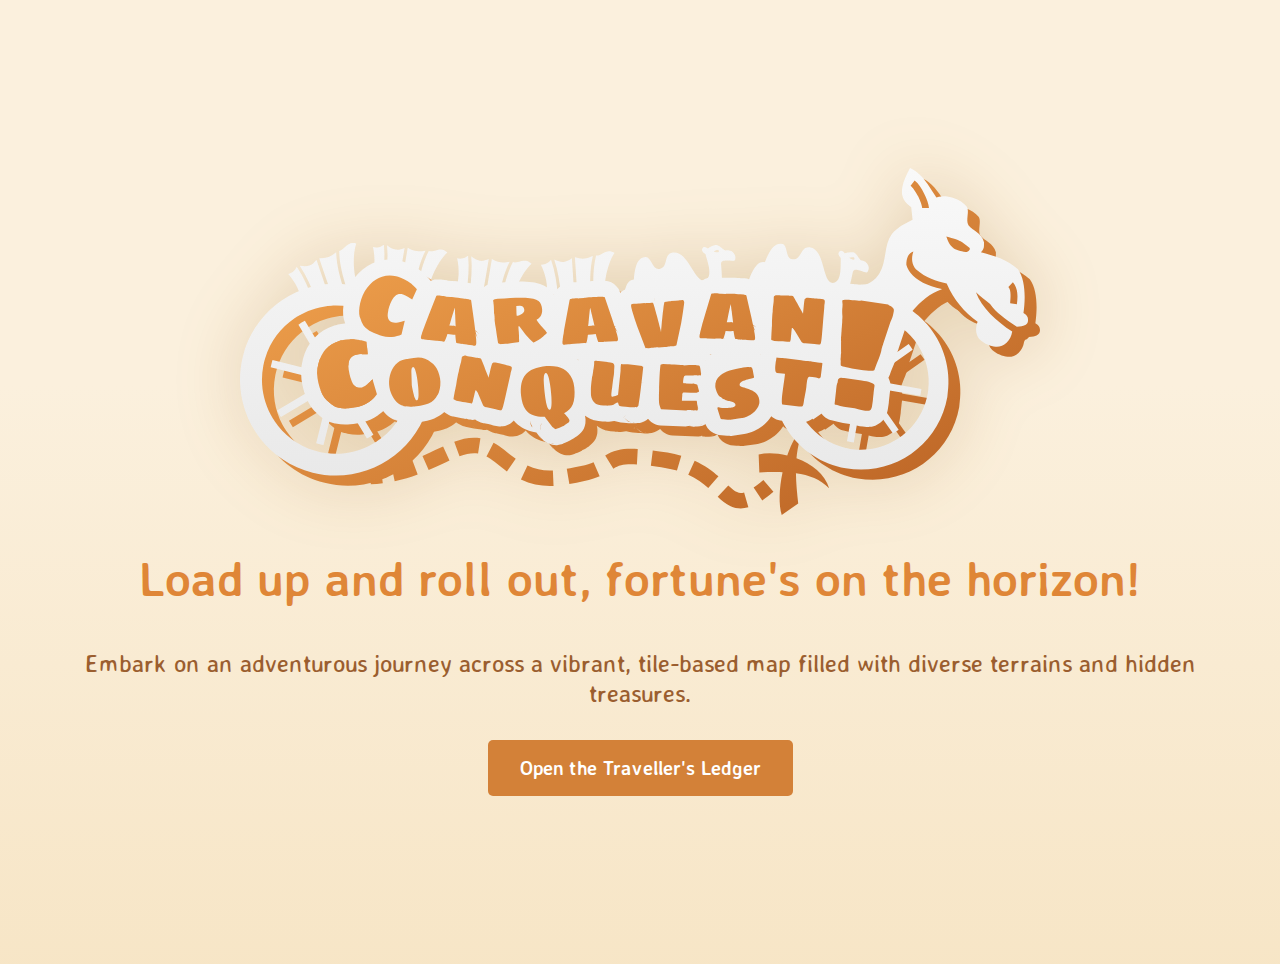
<file: index.html>
<!DOCTYPE html>
<html lang="en">
<head>
  <meta charset="UTF-8">
  <meta name="viewport" content="width=device-width, initial-scale=1.0">
  <title>Caravan Conquest</title>
  <link rel="stylesheet" href="./assets/web_styles/global.css">
  <link rel="icon" href="./favicon.ico">
  <style>
    .container {
      display: flex;
      flex-direction: column;
      justify-content: center;
      align-items: center;
      height: 100vh;
      text-align: center;
    } 
    h1 {
      font-size: 3rem;
      margin-bottom: 1rem;
    }
    p {
      font-size: 1.5rem;
      margin-bottom: 2rem;
    } 
  </style>
</head>
<body>
  <div class="container">
    <div class="logo">
      <img src="./assets/images/logo/caravan_conquest_logo_orange.svg" alt="Caravan Conquest">
    </div>
    <h1>Load up and roll out, fortune's on the horizon!</h1>
    <p>Embark on an adventurous journey across a vibrant, tile-based map filled with diverse terrains and hidden treasures.</p>
    <a class="button" href="./ledger/">Open the Traveller's Ledger</a>
  </div>
</body>
</html>
</file>
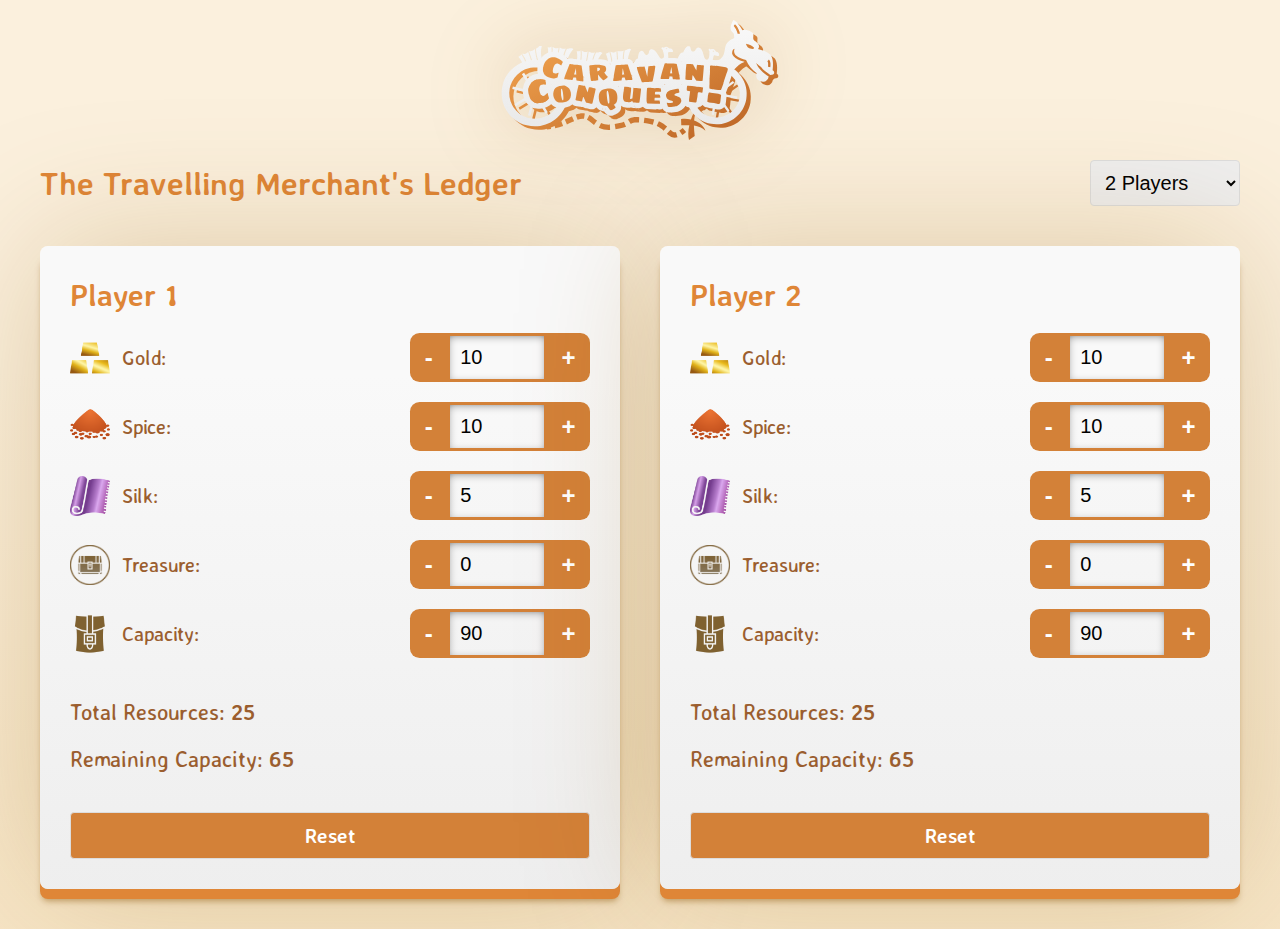
<file: ledger/index.html>
<!DOCTYPE html>
<html lang="en">
<head>
    <meta charset="UTF-8">
    <meta name="viewport" content="width=device-width, initial-scale=1.0">
    <title>Merchant's Ledger</title>
    <link rel="stylesheet" href="../assets/web_styles/global.css">
    <link rel="stylesheet" href="../assets/web_styles/ledger.css">
    <link rel="icon" href="../favicon.ico">
</head>
<body>
    <header>
    <nav>
        <a class="logo" href="../">
            <img src="../assets/images/logo/caravan_conquest_logo_orange.svg" alt="Caravan Conquest">
        </a>
    </nav>
    </header>

    <div class="container">
        <div class="header">
            <h1>The Travelling Merchant's Ledger</h1>
            <select id="playerCount" class="player-select">
                <option value="1">1 Player</option>
                <option value="2" selected>2 Players</option>
                <option value="3">3 Players</option>
                <option value="4">4 Players</option>
                <option value="5">5 Players</option>
                <option value="6">6 Players</option>
                <option value="7">7 Players</option>
                <option value="8">8 Players</option>
            </select>
        </div>
        <div id="playersContainer" class="players-container">
            <!-- Player cards will be inserted here -->
        </div>
    </div>

    <script>
        const initialStats = {
            gold: 10,
            spice: 10,
            silk: 5,
            treasure: 0,
            capacity: 90,
        };

        class PlayerCard {
            constructor(playerNumber) {
                this.playerNumber = playerNumber;
                this.resources = {
                    gold: initialStats.gold,
                    spice: initialStats.spice,
                    silk: initialStats.silk,
                    treasure: initialStats.treasure,
                    capacity: initialStats.capacity,
                };
            }

            calculateTotals() {
                const total = this.resources.gold + this.resources.spice + this.resources.silk + this.resources.treasure;
                const remaining = this.resources.capacity - total;
                return { total, remaining };
            }

            createHTML() {
                const card = document.createElement('div');
                card.className = 'player-card';
                card.innerHTML = `
                    <h2 class="player-title">Player ${this.playerNumber}</h2>
                    <div class="player-content">
                        <div class="resource-inputs">
                            <div class="input-group">
                                <label>
                                    <img src="../assets/images/resources/gold/gold_001.png" alt="gold">
                                    Gold:
                                </label>
                                <div class="input">
                                    <button class="button decrement">-</button>
                                    <input type="number" class="gold" value="${this.resources.gold}" min="0">
                                    <button class="button increment">+</button>
                                </div>
                            </div>
                            <div class="input-group">
                                <label>
                                    <img src="../assets/images/resources/spice/spice_001.png" alt="spice">
                                    Spice:
                                </label>
                                <div class="input">
                                    <button class="button decrement">-</button>
                                    <input type="number" class="spice" value="${this.resources.spice}" min="0">
                                    <button class="button increment">+</button>
                                </div>
                            </div>
                            <div class="input-group">
                                <label>
                                    <img src="../assets/images/resources/silk/silk_001.png" alt="silk">
                                    Silk:
                                </label>
                                <div class="input">
                                    <button class="button decrement">-</button>
                                    <input type="number" class="silk" value="${this.resources.silk}" min="0">
                                    <button class="button increment">+</button>
                                </div>
                            </div>
                            <div class="input-group">
                                <label>
                                    <img src="../assets/images/treasure/chest.png" alt="treasure">
                                    Treasure:
                                </label>
                                <div class="input">
                                    <button class="button decrement">-</button>
                                    <input type="number" class="treasure" value="${this.resources.treasure}" min="0">
                                    <button class="button increment">+</button>
                                </div>
                            </div>
                            <div class="input-group">
                                <label>
                                    <img src="../assets/images/icons/carry_capacity.png" alt="capacity">
                                    Capacity:
                                </label>
                                <div class="input">
                                    <button class="button decrement">-</button>
                                    <input type="number" class="capacity" value="${this.resources.capacity}" min="0">
                                    <button class="button increment">+</button>
                                </div>
                            </div>
                        </div>
                        <div class="totals">
                            <div class="total-item">Total Resources: <span class="total-resources bold">0</span></div>
                            <div class="total-item">Remaining Capacity: <span class="remaining-capacity bold">10</span></div>
                            <button class="reset-button button">Reset</button>
                        </div>
                    </div>
                `;

                this.setupEventListeners(card);
                return card;
            }

            resetStats() {
                Object.assign(this.resources, initialStats);

            }

            setupEventListeners(card) {
                const inputContainers = card.querySelectorAll('.input');
                const inputs = card.querySelectorAll('input');
                const resetButton = card.querySelector('.reset-button');
                const totalResourcesSpan = card.querySelector('.total-resources');
                const remainingCapacitySpan = card.querySelector('.remaining-capacity');

                const updateTotals = () => {
                    const { total, remaining } = this.calculateTotals();
                    totalResourcesSpan.textContent = total;
                    remainingCapacitySpan.textContent = remaining;

                    // Remove any existing warning
                    const existingWarning = card.querySelector('.capacity-warning');
                    if (existingWarning) {
                        existingWarning.remove();
                    }

                    // Check if over capacity
                    if (remaining < 0) {
                        // Calculate speed penalty
                        const overCapacity = Math.abs(remaining);
                        const basePenalty = 1; // First unit of speed reduction
                        const additionalPenalty = Math.floor(overCapacity / 10); // Additional reduction for every 10 units over
                        const totalSpeedPenalty = basePenalty + additionalPenalty;


                        // Create and add warning
                        const warningElement = document.createElement('div');
                        warningElement.classList.add('capacity-warning', 'text-danger');
                        warningElement.innerHTML = `⚠️ Speed reduced by ${totalSpeedPenalty} due to over-encumberence.`;

                        // Insert the warning after the speed element
                        card.querySelector('.remaining-capacity').parentElement.after(warningElement);
                    }
                };

                inputContainers.forEach((inputContainer, idx) => {
                    const input = inputs[idx];

                    input.addEventListener('change', (e) => {
                        const value = parseInt(e.target.value) || 0;
                        this.resources[input.className] = value;
                        updateTotals();
                    });

                    console.log("TEST");
                    const container = input;
                    console.log(container);

                    const incElem = inputContainer.querySelector(".increment");
                    incElem && incElem.addEventListener('click', (e) => {
                        input.value++;
                        input.dispatchEvent(new Event('change'));
                    })
                    const decElem = inputContainer.querySelector(".decrement");
                    decElem && decElem.addEventListener('click', (e) => {
                        if (input.value > 0) {
                            input.value--;
                            input.dispatchEvent(new Event('change'));
                        }
                    })
                });

                resetButton.addEventListener('click', () => {
                    this.resetStats();

                    inputs.forEach(input => {
                        input.value = this.resources[input.className];
                    });
                    updateTotals();
                });

                updateTotals();
            }
        }

        class MerchantsLedger {
            constructor() {
                this.players = [];
                this.playerCount = 2;
                this.init();
            }

            init() {
                this.setupPlayerCountSelector();
                this.renderPlayers();
            }

            setupPlayerCountSelector() {
                const selector = document.getElementById('playerCount');
                selector.addEventListener('change', (e) => {
                    this.playerCount = parseInt(e.target.value);
                    this.renderPlayers();
                });
            }

            renderPlayers() {
                const container = document.getElementById('playersContainer');
                container.innerHTML = '';
                
                for (let i = 0; i < this.playerCount; i++) {
                    const playerCard = new PlayerCard(i + 1);
                    container.appendChild(playerCard.createHTML());
                }
            }
        }

        // Initialize the application
        new MerchantsLedger();
    </script>
</body>
</html>
</file>
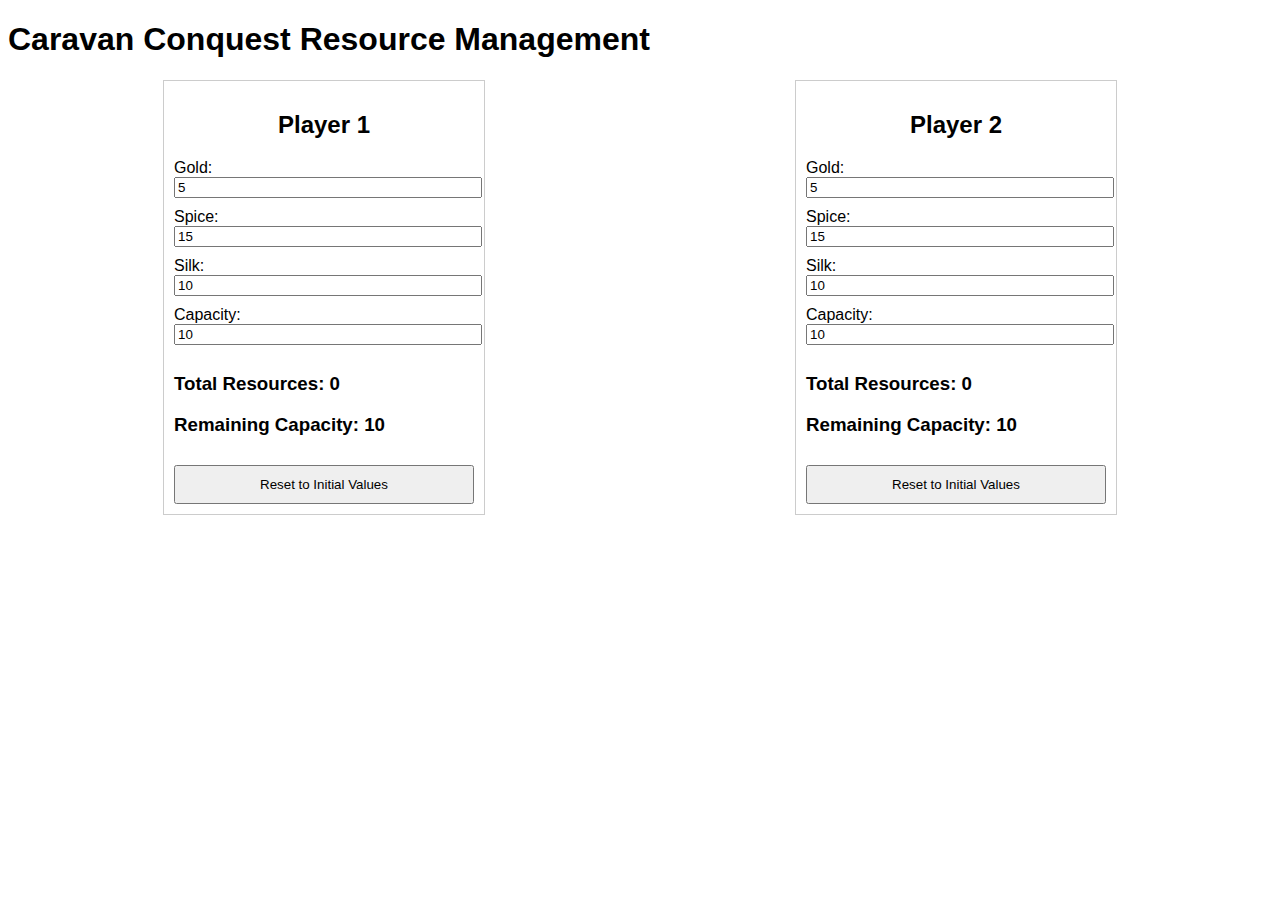
<file: CounterApp.html>
<!DOCTYPE html>
<html lang="en">
<head>
    <meta charset="UTF-8">
    <meta name="viewport" content="width=device-width, initial-scale=1.0">
    <title>Caravan Conquest Resource Management</title>
    <style>
        body { font-family: Arial, sans-serif; }
        .container { display: flex; justify-content: space-around; margin-top: 20px; }
        .player { border: 1px solid #ccc; padding: 10px; width: 300px; }
        h2 { text-align: center; }
        input { width: 100%; margin-bottom: 10px; }
        button { width: 100%; padding: 10px; margin-top: 10px; }
    </style>
</head>
<body>

<h1>Caravan Conquest Resource Management</h1>

<div class="container">
    <div class="player" id="player1">
        <h2>Player 1</h2>
        <label>Gold:</label>
        <input type="number" id="gold1" value="5" min="0" onchange="updateResources(1)">

        <label>Spice:</label>
        <input type="number" id="spice1" value="15" min="0" onchange="updateResources(1)">

        <label>Silk:</label>
        <input type="number" id="silk1" value="10" min="0" onchange="updateResources(1)">

        <label>Capacity:</label>
        <input type="number" id="capacity1" value="10" min="0" onchange="updateResources(1)">

        <h3>Total Resources: <span id="totalResources1">0</span></h3>
        <h3>Remaining Capacity: <span id="remainingCapacity1">10</span></h3>

        <button onclick="resetResources(1)">Reset to Initial Values</button>
    </div>

    <div class="player" id="player2">
        <h2>Player 2</h2>
        <label>Gold:</label>
        <input type="number" id="gold2" value="5" min="0" onchange="updateResources(2)">

        <label>Spice:</label>
        <input type="number" id="spice2" value="15" min="0" onchange="updateResources(2)">

        <label>Silk:</label>
        <input type="number" id="silk2" value="10" min="0" onchange="updateResources(2)">

        <label>Capacity:</label>
        <input type="number" id="capacity2" value="10" min="0" onchange="updateResources(2)">

        <h3>Total Resources: <span id="totalResources2">0</span></h3>
        <h3>Remaining Capacity: <span id="remainingCapacity2">10</span></h3>

        <button onclick="resetResources(2)">Reset to Initial Values</button>
    </div>
</div>

<script>
// Function to sanitize inputs
function sanitizeInput(value) {
    return Math.max(0, parseInt(value) || 0); // Ensure non-negative integers
}

// Update resources and calculate totals
function updateResources(player) {
    const gold = sanitizeInput(document.getElementById(`gold${player}`).value);
    const spice = sanitizeInput(document.getElementById(`spice${player}`).value);
    const silk = sanitizeInput(document.getElementById(`silk${player}`).value);
    const capacity = sanitizeInput(document.getElementById(`capacity${player}`).value);

    const totalResources = gold + spice + silk;
    const remainingCapacity = capacity - totalResources;

    document.getElementById(`totalResources${player}`).innerText = totalResources;
    document.getElementById(`remainingCapacity${player}`).innerText = remainingCapacity >= 0 ? remainingCapacity : "Over Capacity!";
}

// Reset resources to initial values
function resetResources(player) {
    document.getElementById(`gold${player}`).value = 5;
    document.getElementById(`spice${player}`).value = 15;
    document.getElementById(`silk${player}`).value = 10;

    // Optionally reset capacity to a default value (e.g., 10)
    document.getElementById(`capacity${player}`).value = 120;

    // Update resources after resetting
    updateResources(player);
}
</script>

</body>
</html>
</file>
<file: assets/web_styles/global.css>
@import url('https://fonts.googleapis.com/css2?family=Averia+Sans+Libre:ital,wght@0,300;0,400;0,700;1,300;1,400;1,700&family=Sigmar+One&display=swap');

:root {
    font-size: 10px;
}

@media (min-width: 600px) {
    :root {
        font-size: 16px;
    }
}

h1, h2, h3, h4 {
    font-weight: 700;
    color: #DF8637;
}

body {
    margin: 0;
    padding: 2rem;
    background: linear-gradient(180deg, #FBF0DD 39.9%, #F4DEB6 143.11%);

    font-family: 'Averia Sans Libre', sans-serif;
    color: #9B5E2F;
    min-height: 100vh;
}

.logo {
      width: 800px;
      max-width: 100%;
      max-height: 100%;
      display: flex;
      justify-content: center;
      align-items: center;
      font-size: 4rem;
      filter: drop-shadow(0 0 2rem rgba(141, 86, 8, 0.2));

      img {
        width: 100%;
        height: 100%;
      }
}

.button {
      display: inline-block;
      background-color: #D38138;
      color: white;
      font-weight: bold;
      text-decoration: none;
      padding: 1rem 2rem;
      border-radius: 5px;
      font-size: 1.2rem;
      transition: background-color 0.3s ease;
}
.button:hover {
background-color: #B96123;
}

header {
    height: 8rem;
    padding: 1rem;
    nav {
        height: 100%;
        width: 100%;
        display: flex;
        flex-direction: row;
        align-items: center;
        justify-content: center;

        .logo {
            height: 100%;
        }
    }
}
</file>
<file: assets/web_styles/ledger.css>
:root {
        font-size: 16px;
}

@media (min-width: 600px) {
    :root {
        font-size: 20px;
    }
}

* {
    box-sizing: border-box;
    margin: 0;
    padding: 0;
}

body {
    padding: 0 2rem 2rem 2rem;
    background-color: #f5f5f5;
}

.container {
    max-width: 1200px;
    margin: 0 auto;
}

.header {
    display: flex;
    flex-direction: column;
    gap: 1rem;
    justify-content: space-between;
    align-items: center;
    margin-bottom: 2rem;
}

h1 {
    font-size: 1.6rem;
    text-align: center;
}

.player-select {
    padding: 0.5rem;
    font-size: 1rem;
    border-radius: 4px;
    border: 1px solid #ddd;
    width: 150px;
}

.players-container {
    display: grid;
    grid-template-columns: 100%;
    gap: 2rem;
}

.player-card {
    background: linear-gradient(180deg, #F9F9F9 20%, #E9E9E9 140%);
    border-radius: 8px;
    padding: 1.5rem;
    box-shadow: 0px 10px #DF8637,
                0px 0px 140px rgba(141, 86, 8, 0.25),
                0px 14px 6px -2px rgba(141, 86, 8, 0.5);
}

.player-title {
    font-size: 1.5rem;
    margin-bottom: 1rem;
}

.player-content {
    display: grid;
    grid-template-columns: 100%;
    gap: 2rem;
}

@media (min-width: 800px) {
    .players-container {
        grid-template-columns: 1fr 1fr;
    }

    .players-container {
        grid-template-columns: auto auto;
    }


    .header {
        flex-direction: row;
    }
}

.resource-inputs {
    display: flex;
    flex-direction: column;
    gap: 1rem;
}

.input-group {
    display: flex;
    justify-content: space-between;
    align-items: center;

    label {
        display: flex;
        flex-direction: row;
        gap: .6em;
        align-items: center;

        img {
            height: 2em;
        }
    }

    .input {
        display: flex;
        flex-direction: row;

        input {
            border: 3px solid #D38138;
            border-radius: 0;
            box-shadow: inset 0 2px 12px -6px #000;

            background: transparent;
        }

        .button {
            font-size: 1.2em;
            padding: 0 .6em;
            border: none;
        }
        .increment {
            border-radius: 0 .4em .4em 0;
        }
        .decrement {
            border-radius: .4em 0  0 .4em;
        }
    }
}

.input-group input {
    width: 100px;
    padding: 0.5rem;
    border: 1px solid #ddd;
    border-radius: 4px;
    font-size: 1em;
}

.totals {
    display: flex;
    flex-direction: column;
    gap: 1rem;
}

.total-item {
    font-size: 1.1rem;
}

.reset-button {
    margin-top: 1rem;
    padding: 0.5rem 1rem;
    border: 1px solid #ddd;
    border-radius: 4px;
    cursor: pointer;
    width: 100%;
    font-size: 1rem;
    font-family: 'Averia Sans Libre', sans-serif;
}

.capacity-warning {
    background: rgba(255, 81, 23, .2);
    border: 2px rgba(255, 81, 23, .6) solid;
    color: #e85620;
    padding: .3rem;
}

.bold {
    font-weight: bold;
}
</file>
